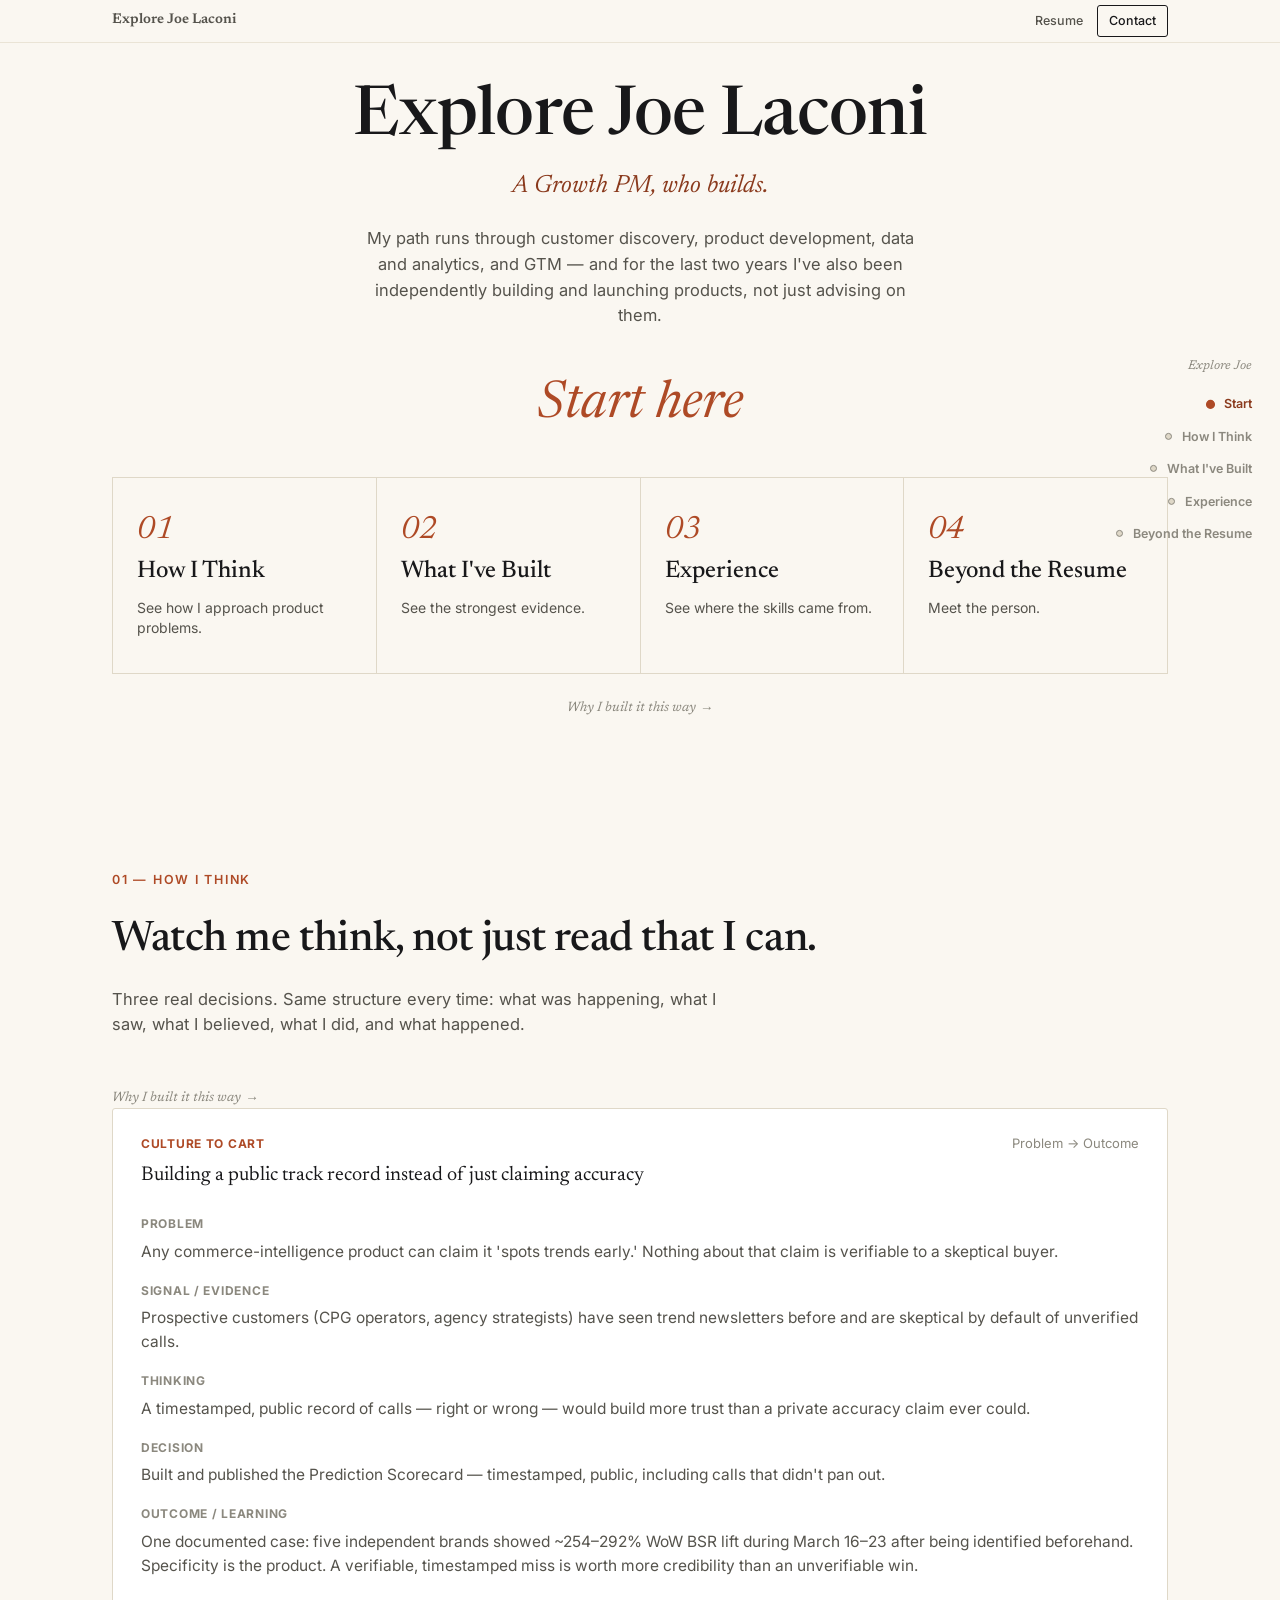
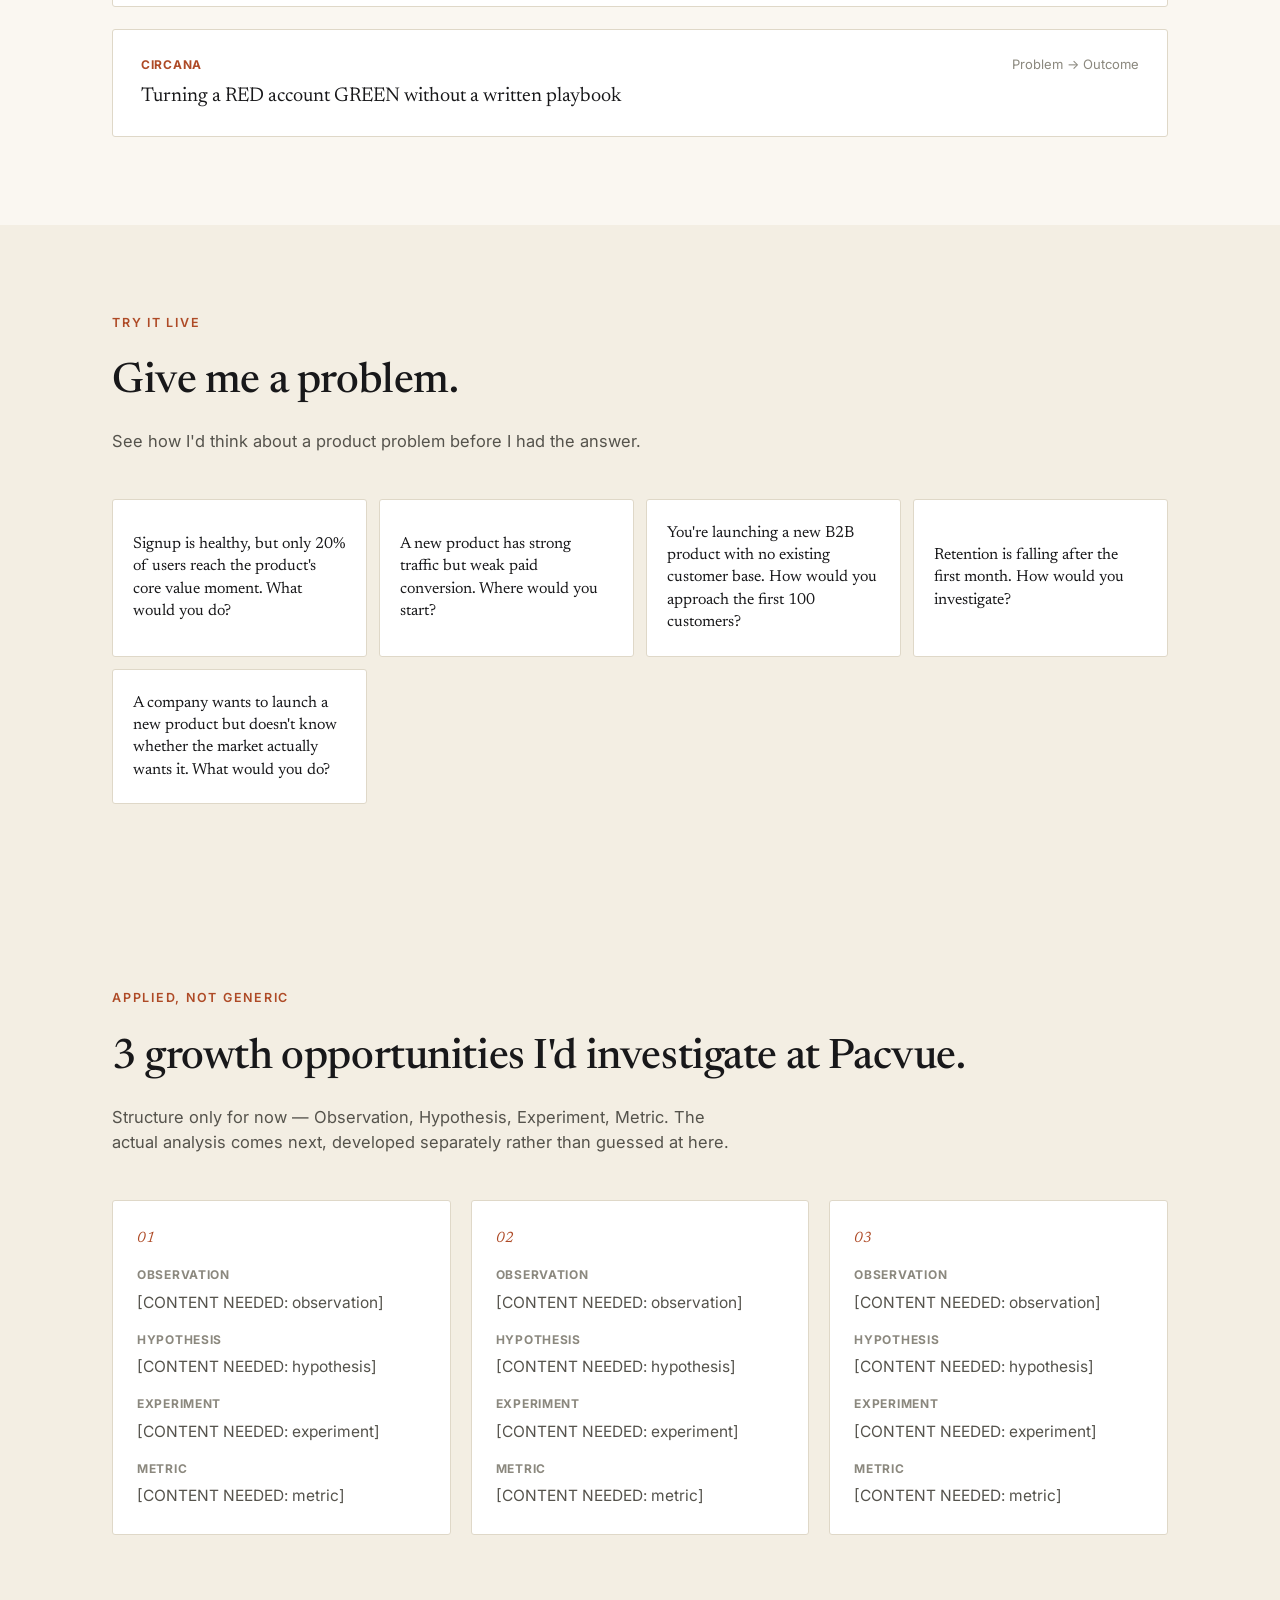
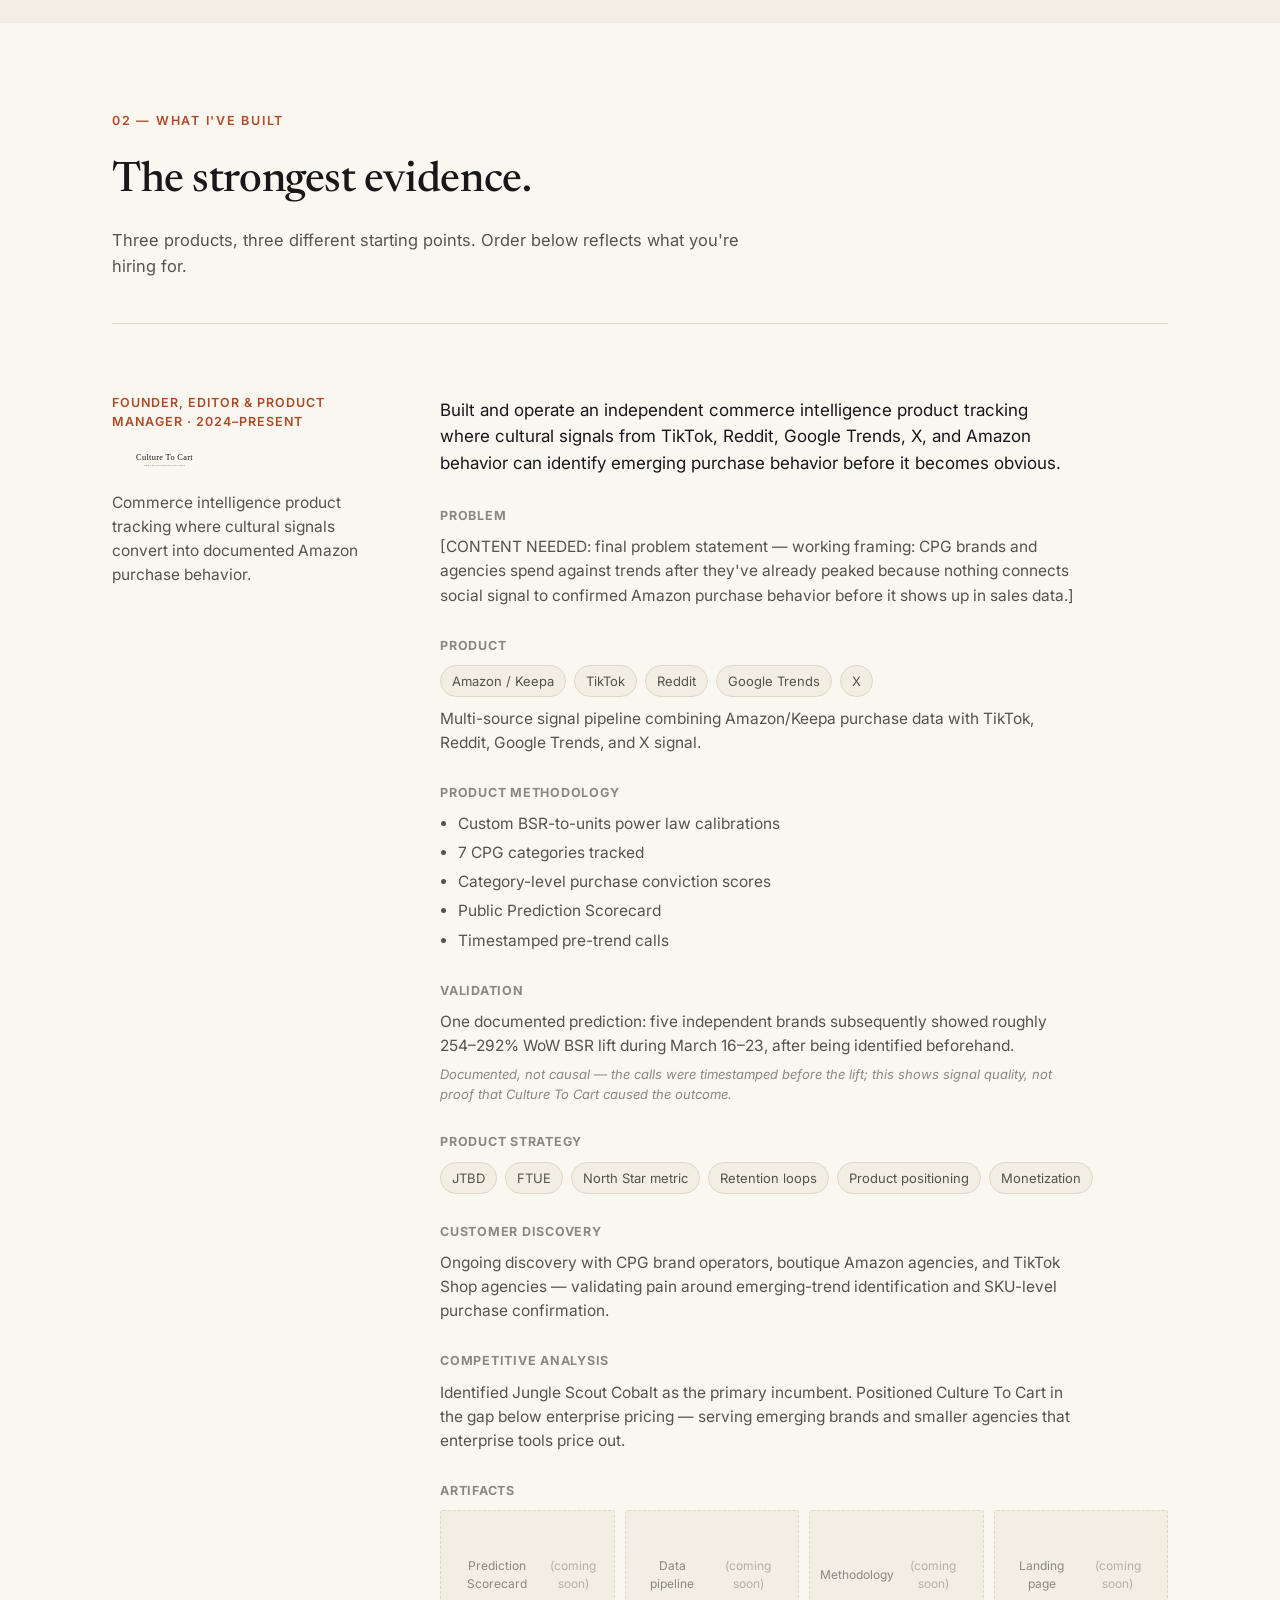
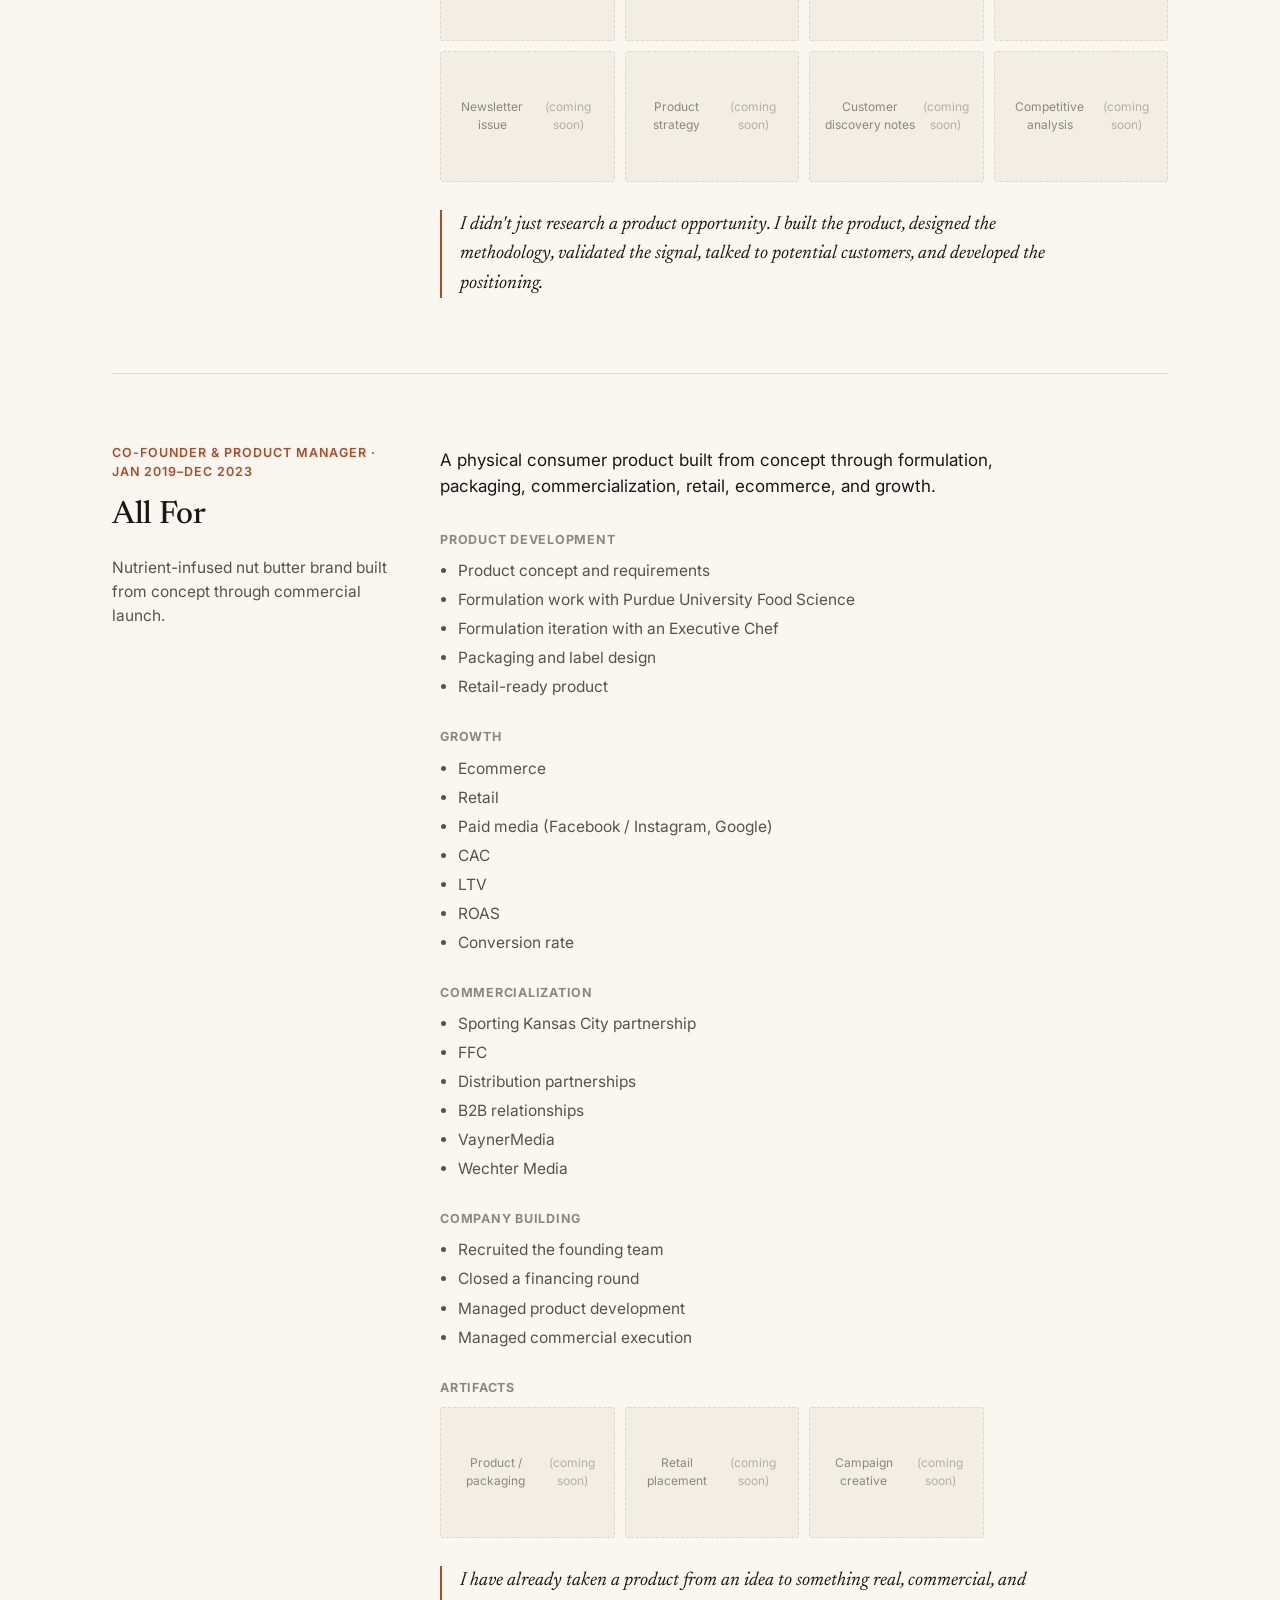
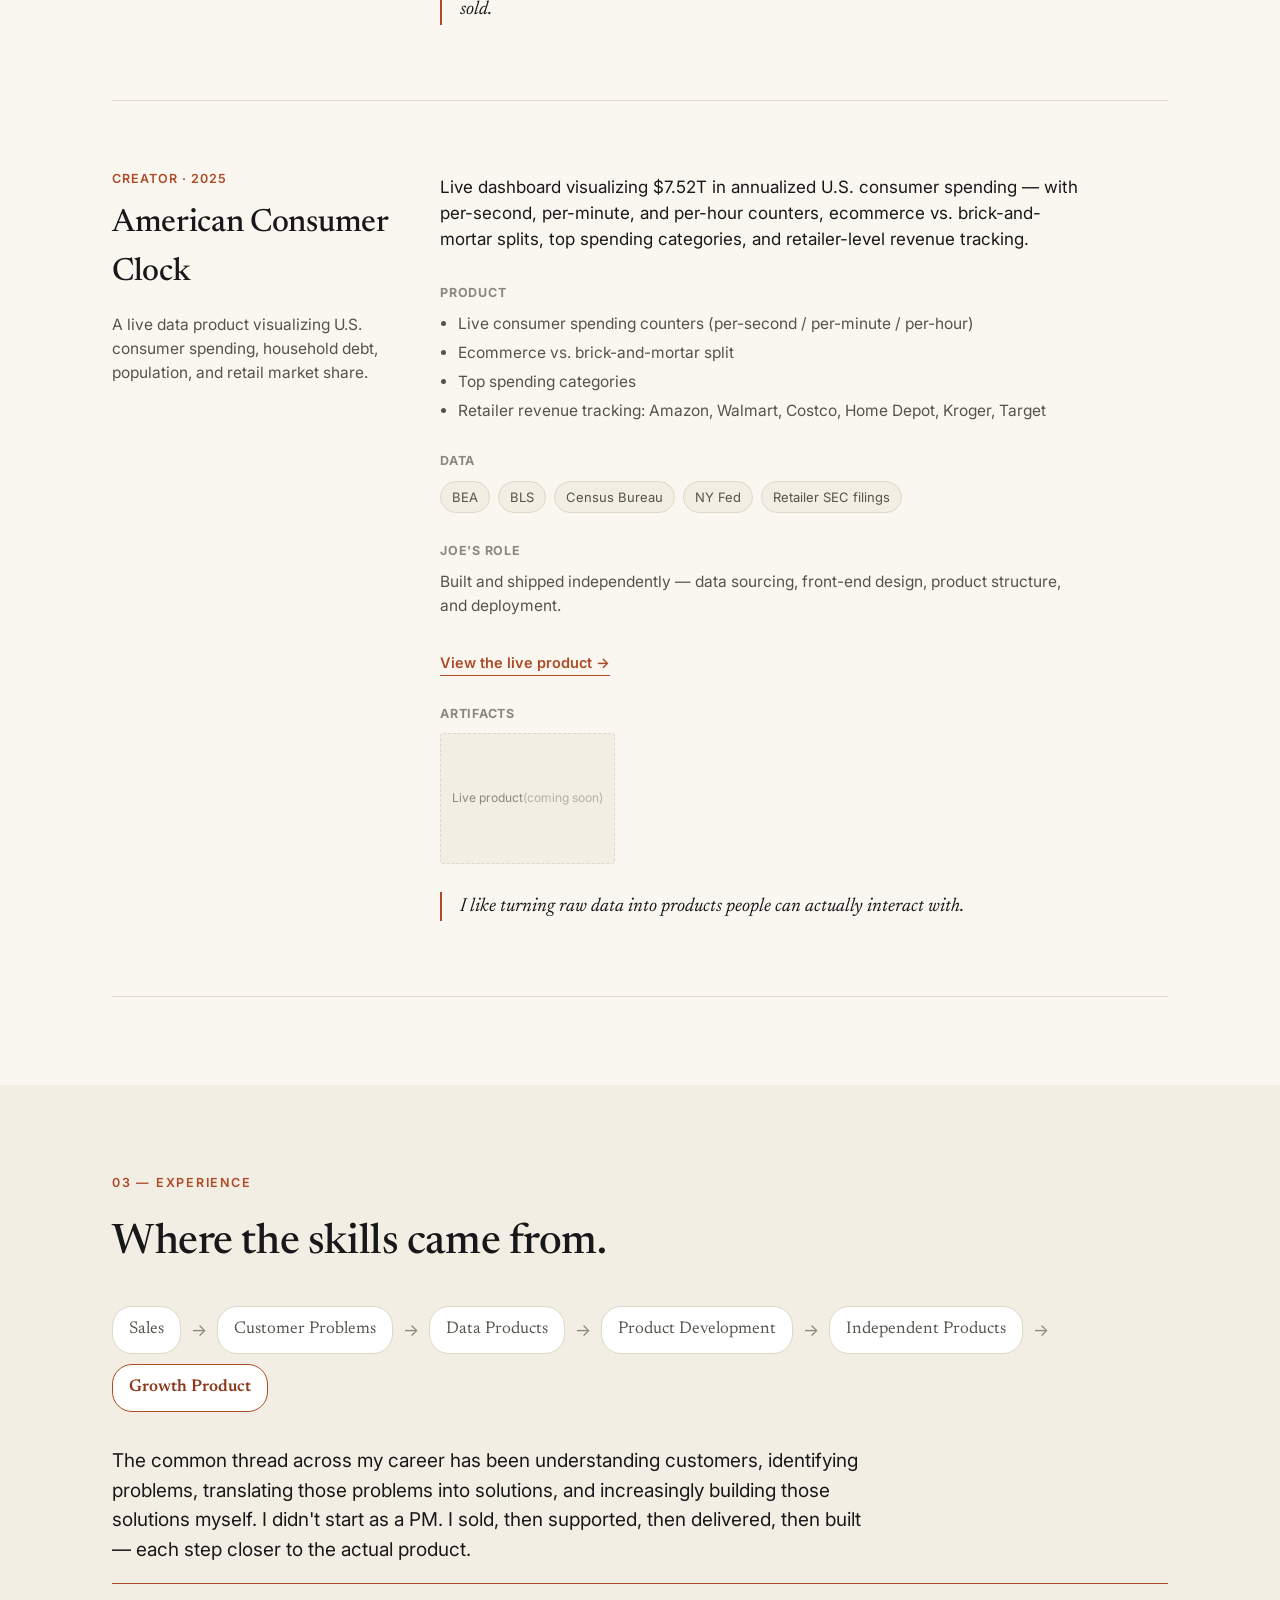
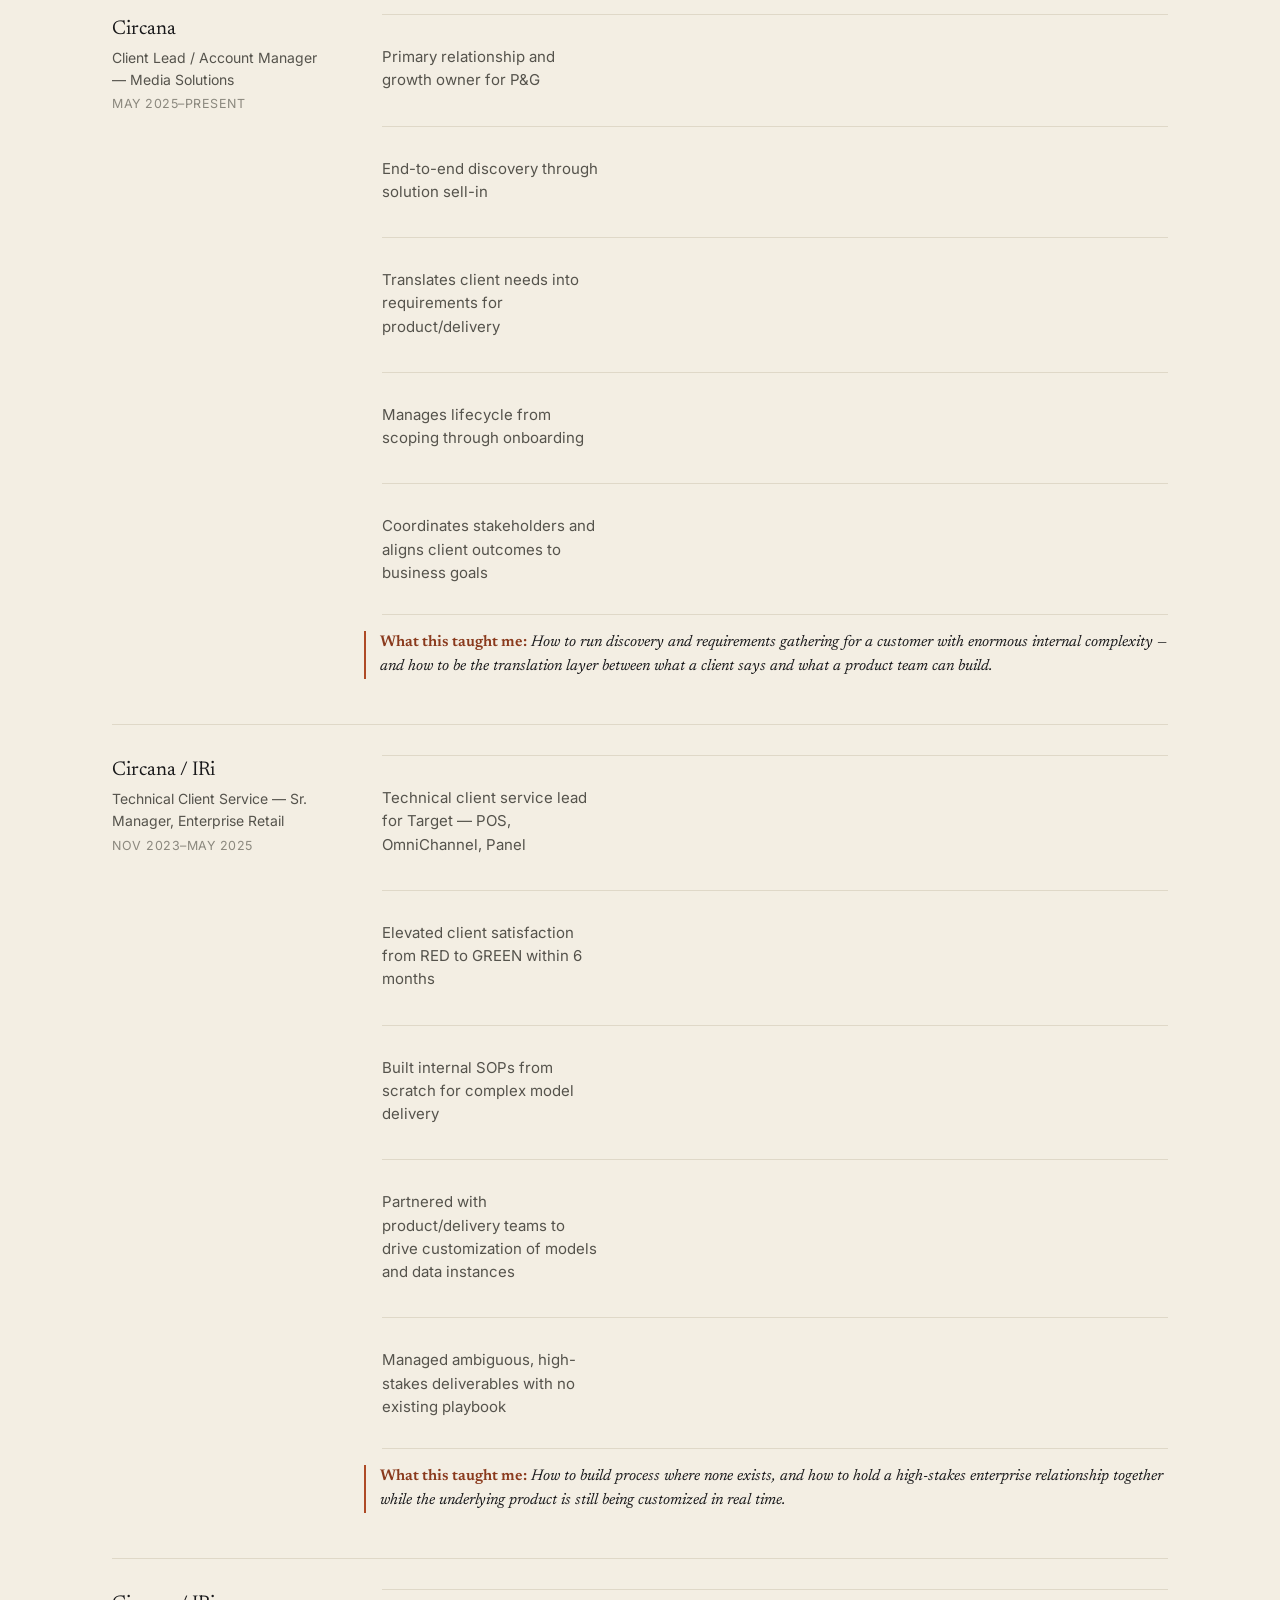
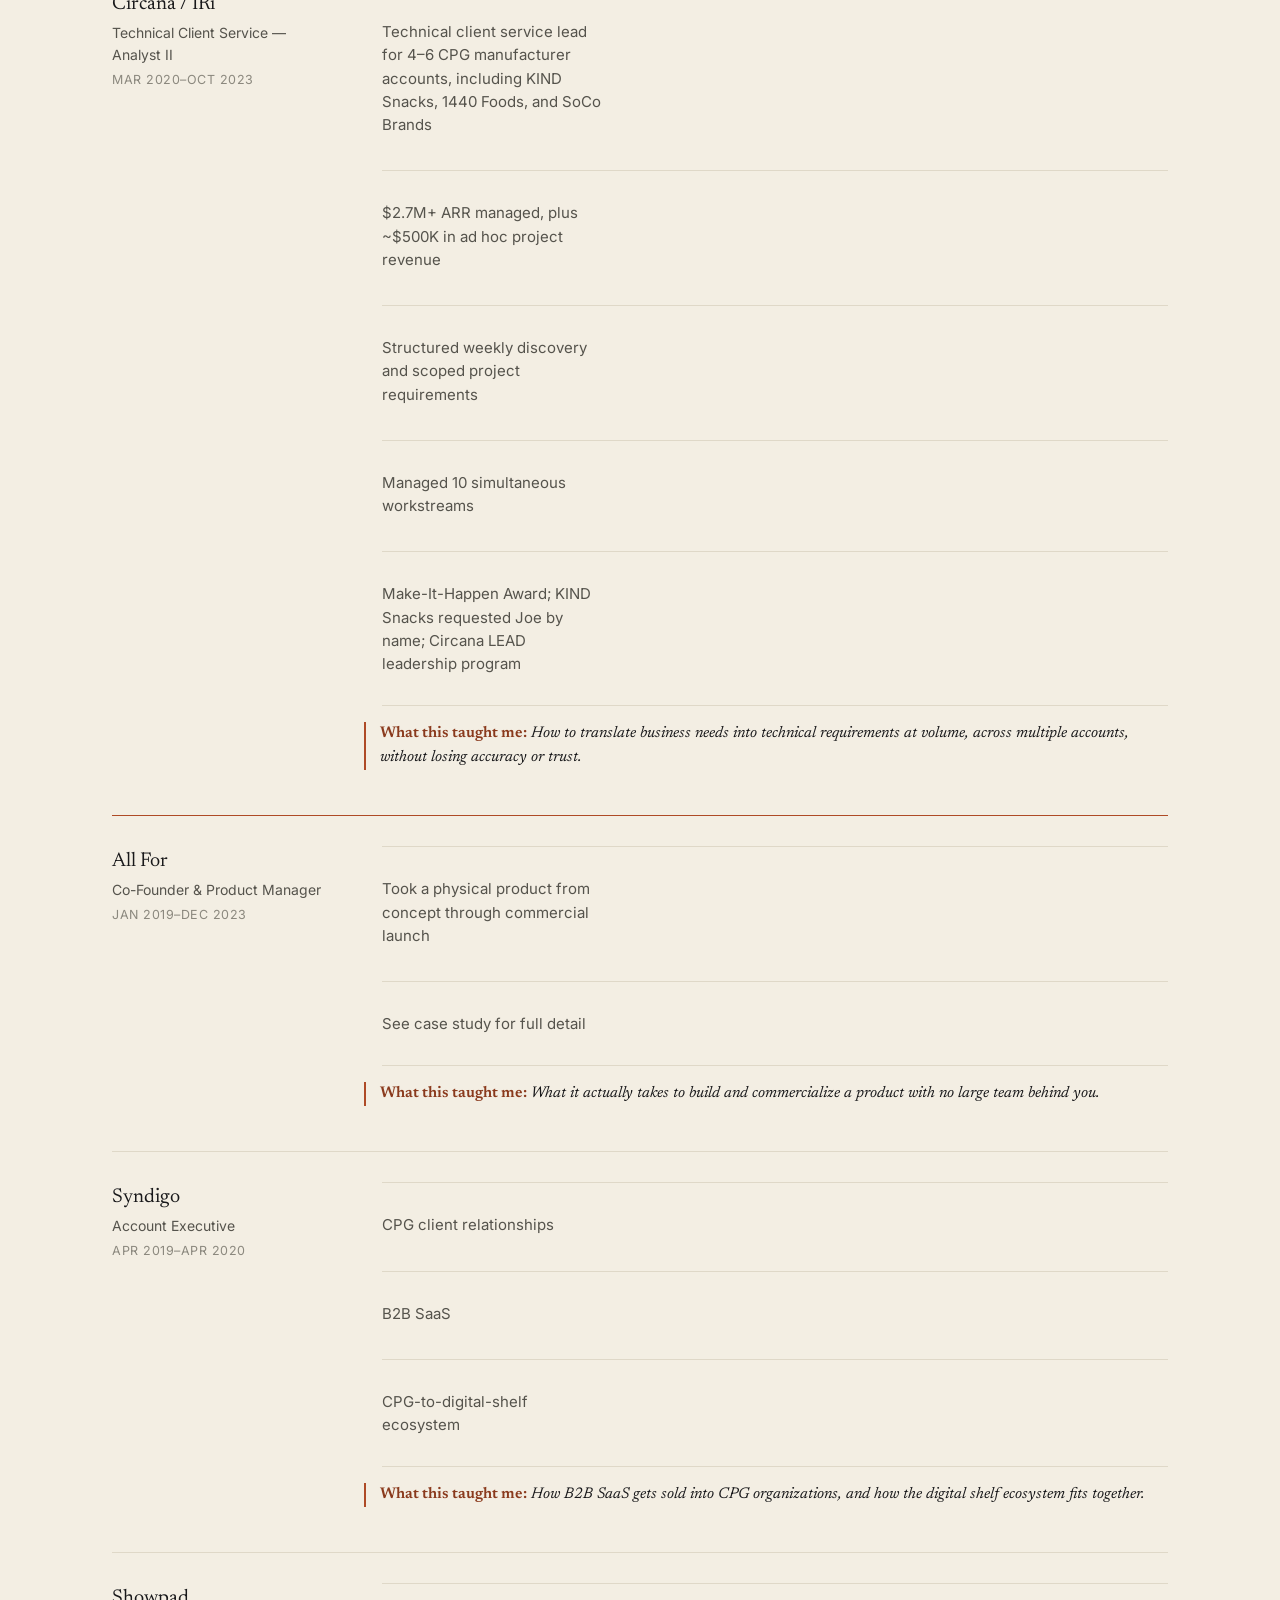
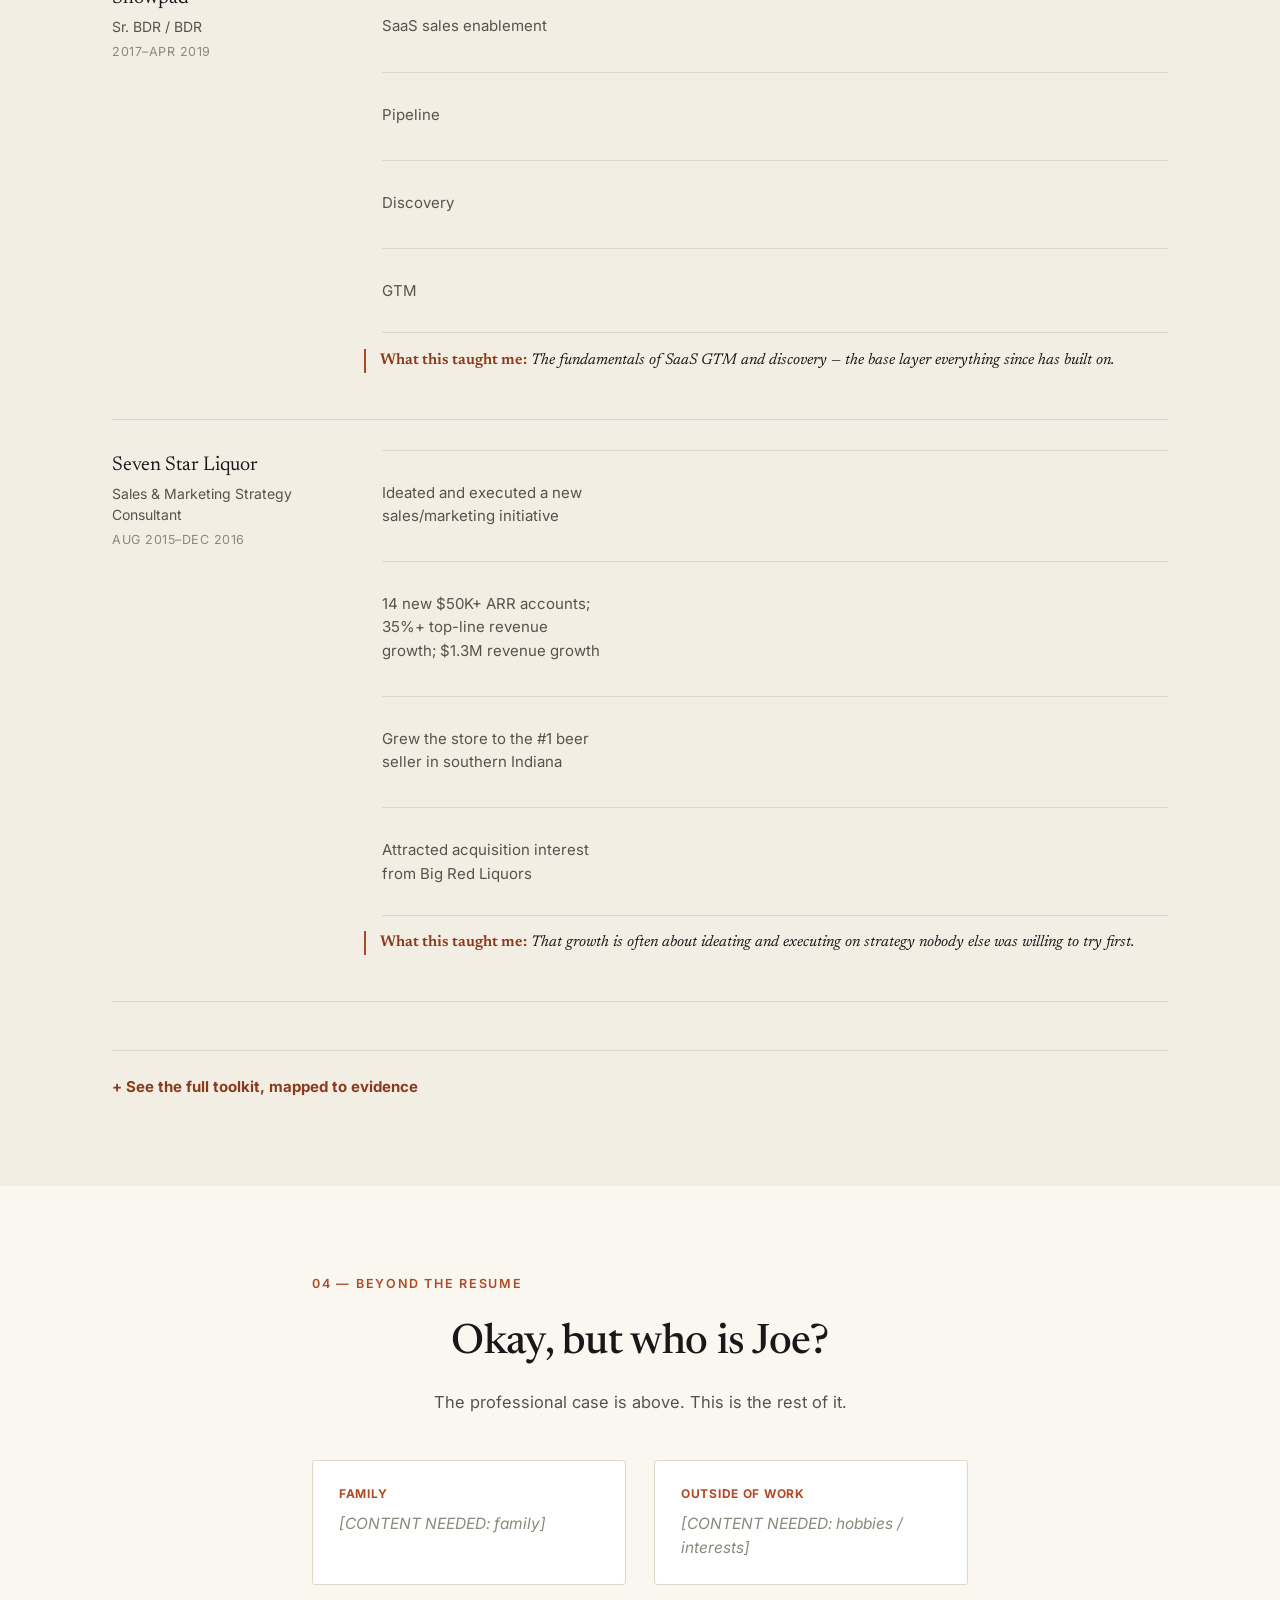
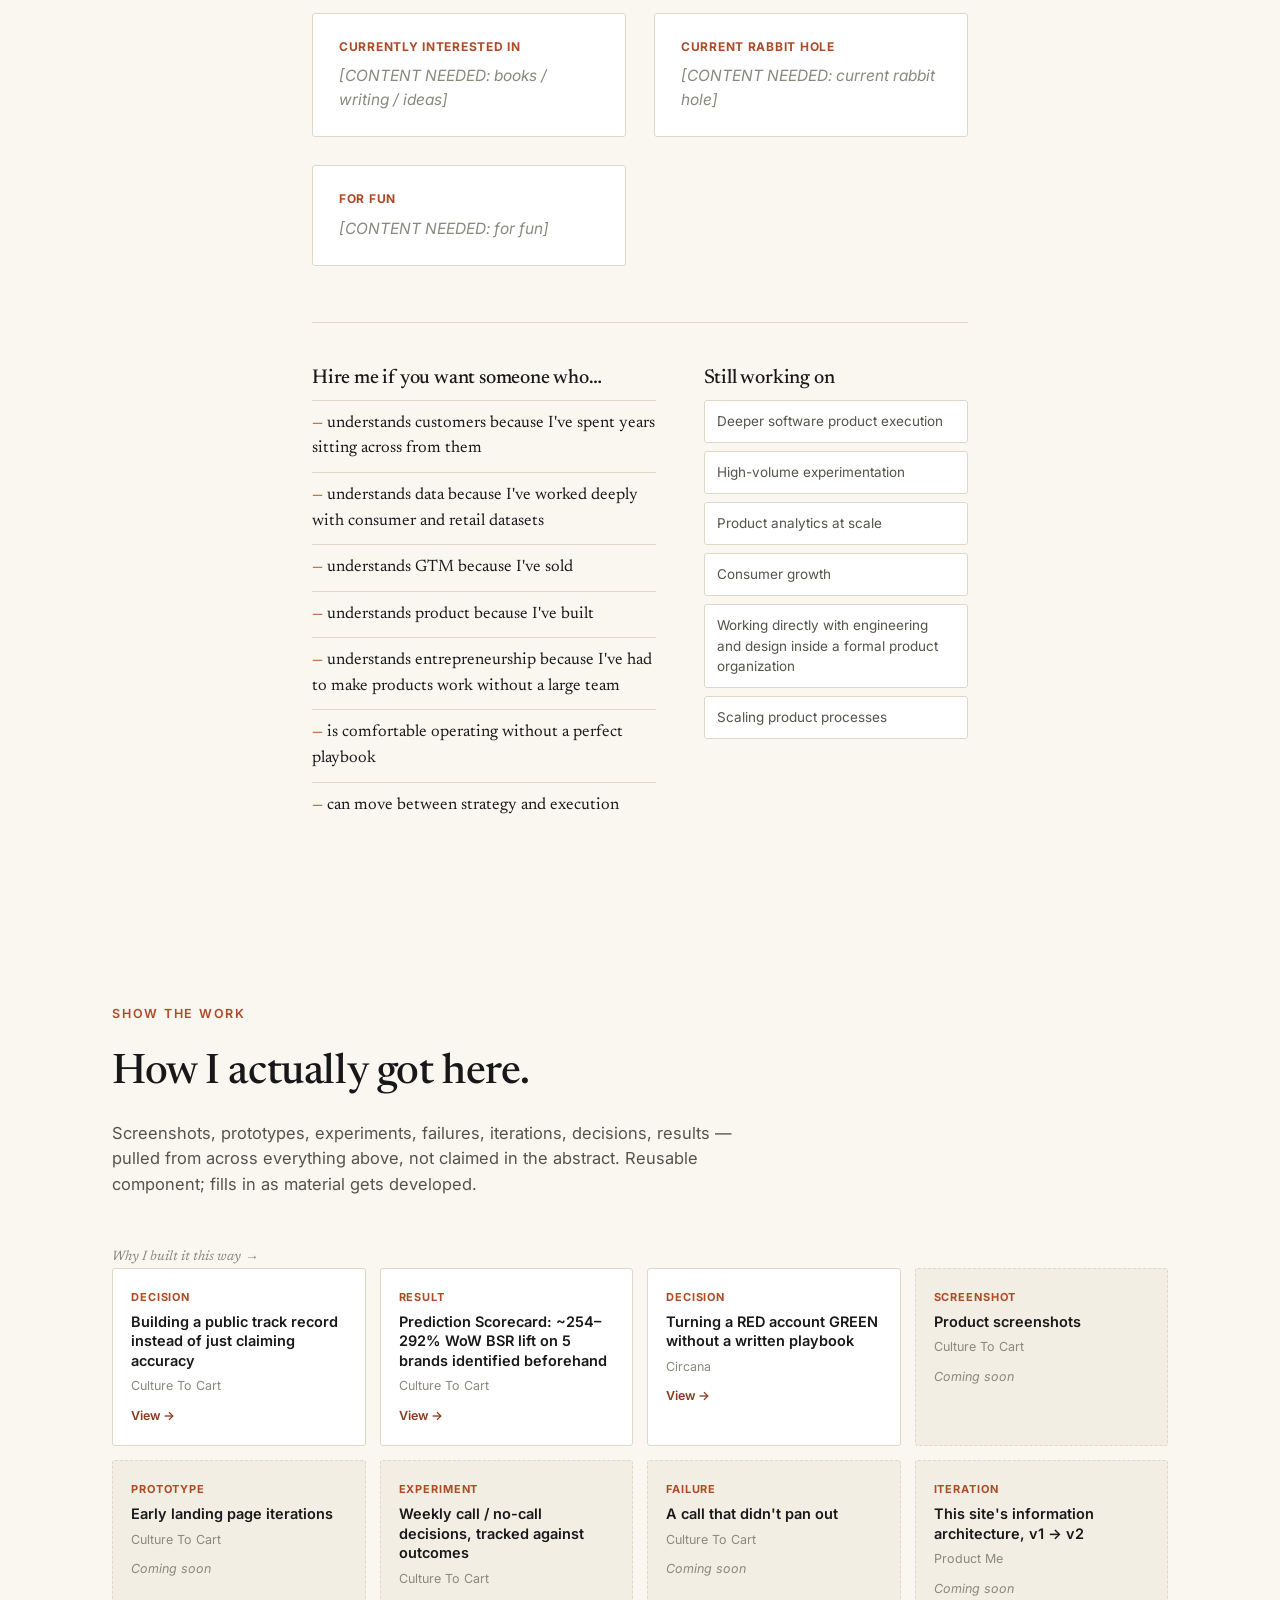
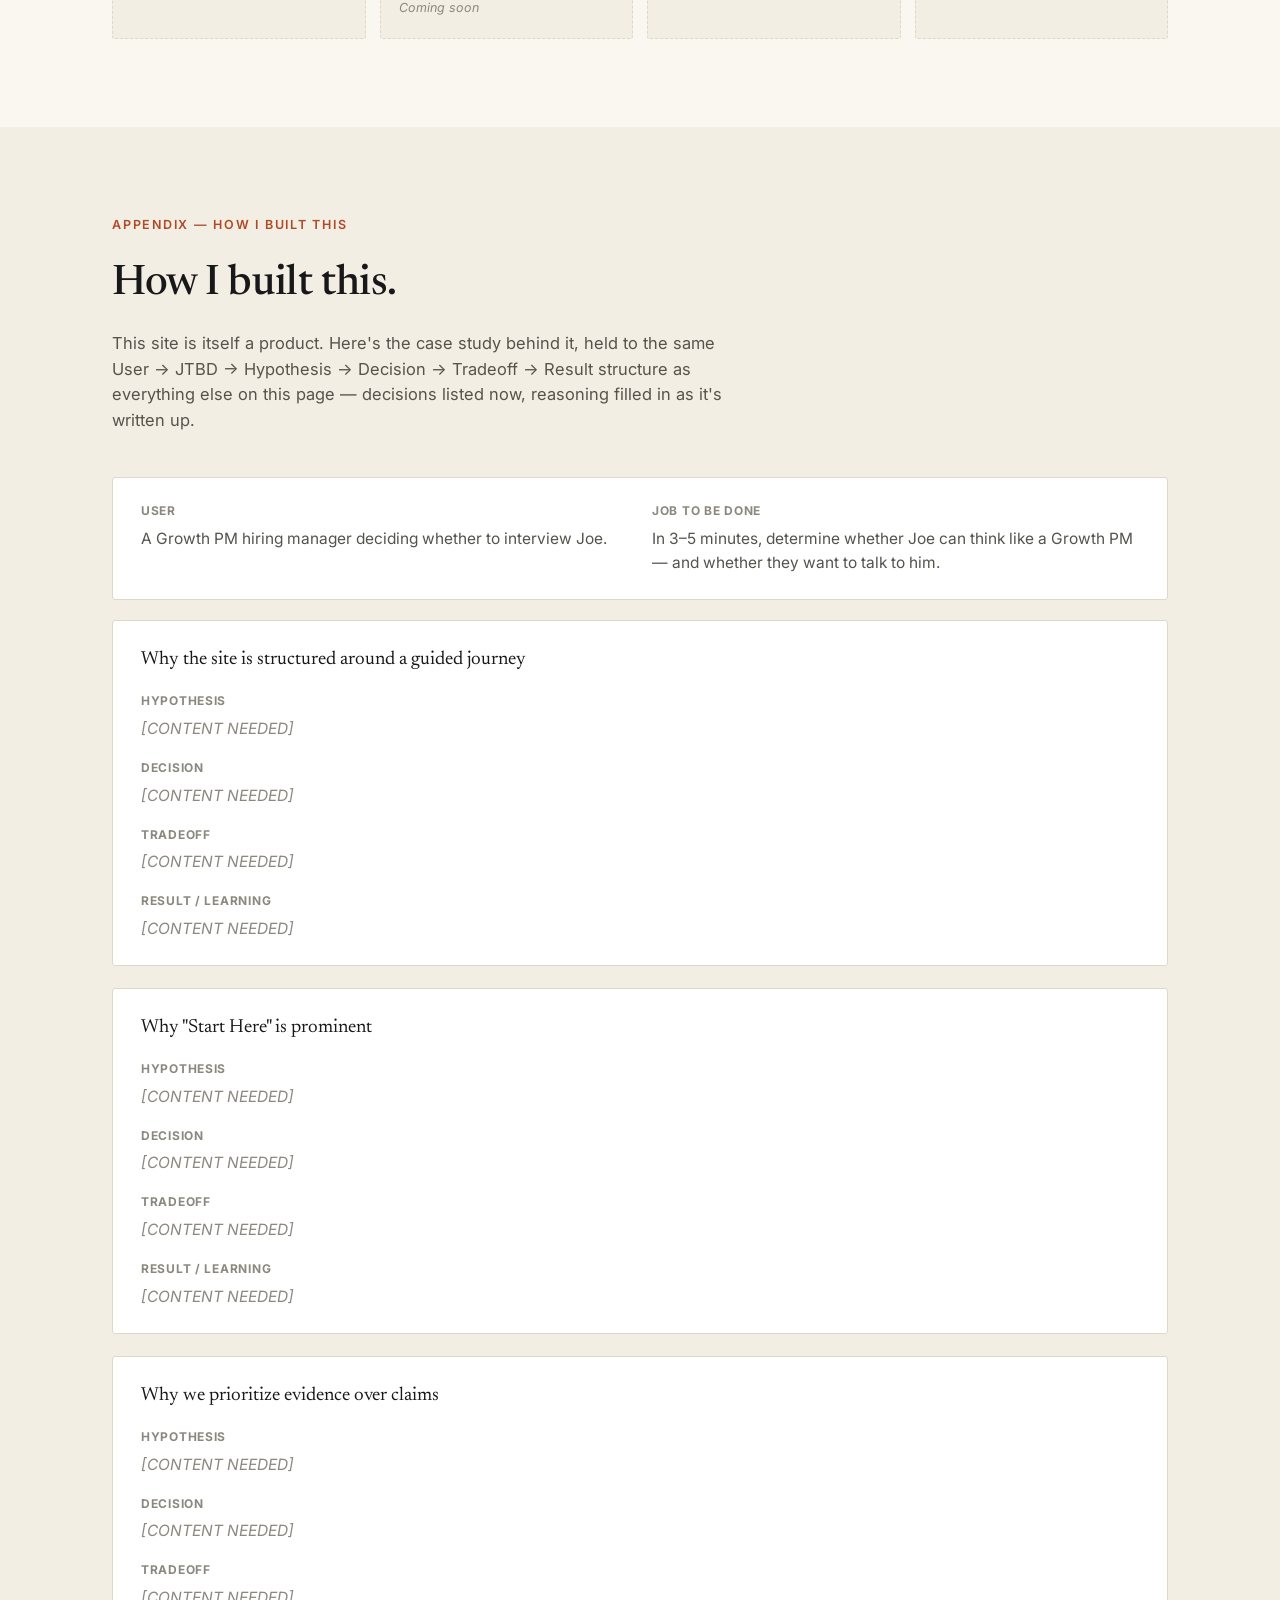
<file: index.html>
<!DOCTYPE html>
<html lang="en">
<head>
<!--
  Design principle behind this whole page (not shown in the UI):
  The hiring manager's job-to-be-done is to determine, in 3–5 minutes,
  whether Joe can think like a Growth PM and whether they want to talk
  to him. Every major section should serve that JTBD.
-->
<meta charset="UTF-8" />
<meta name="viewport" content="width=device-width, initial-scale=1.0" />
<title>Explore Joe Laconi — A Growth PM, who builds.</title>
<meta name="description" content="Joe Laconi — A Growth PM, who builds. Customer discovery, product development, data, GTM, and independently shipped products: Culture To Cart, All For, and American Consumer Clock." />
<meta name="robots" content="index, follow" />
<meta property="og:type" content="website" />
<meta property="og:title" content="Explore Joe Laconi — A Growth PM, who builds." />
<meta property="og:description" content="Customer discovery, product development, data, GTM, and independently shipped products." />
<link rel="icon" href="data:,">
<link rel="preconnect" href="https://fonts.googleapis.com">
<link rel="preconnect" href="https://fonts.gstatic.com" crossorigin>
<link href="https://fonts.googleapis.com/css2?family=Newsreader:ital,opsz,wght@0,6..72,400;0,6..72,500;0,6..72,600;1,6..72,400&family=Inter:wght@400;500;600;700&display=swap" rel="stylesheet">
<link rel="stylesheet" href="css/style.css" />
</head>
<body>

<a class="skip-link" href="#main">Skip to content</a>

<header class="site-header" id="site-header">
  <div class="wrap header-inner">
    <a class="brand" href="#top">Explore Joe Laconi</a>
    <nav class="util-nav" aria-label="Utility">
      <a href="#resume">Resume</a>
      <a href="#contact" class="nav-cta">Contact</a>
    </nav>
  </div>
</header>

<!-- ============ SIDE RAIL ============ -->
<nav class="side-rail" id="side-rail" aria-label="Page sections">
  <span class="rail-title">Explore Joe</span>
  <ul id="rail-list">
    <li><a href="#top" data-target="top"><span class="dot"></span><span class="rail-label">Start</span></a></li>
    <li><a href="#how-i-think" data-target="how-i-think"><span class="dot"></span><span class="rail-label">How I Think</span></a></li>
    <li><a href="#work" data-target="work"><span class="dot"></span><span class="rail-label">What I've Built</span></a></li>
    <li><a href="#experience" data-target="experience"><span class="dot"></span><span class="rail-label">Experience</span></a></li>
    <li><a href="#beyond" data-target="beyond"><span class="dot"></span><span class="rail-label">Beyond the Resume</span></a></li>
  </ul>
</nav>

<main id="main">

  <!-- ============ HERO ============ -->
  <section class="hero" id="top">
    <div class="wrap">
      <h1 class="hero-title">Explore Joe Laconi</h1>
      <p class="hero-subhead">A Growth PM, who builds.</p>
      <p class="hero-lede">
        My path runs through customer discovery, product development, data and analytics, and GTM —
        and for the last two years I've also been independently building and launching products,
        not just advising on them.
      </p>
    </div>
  </section>

  <!-- ============ START HERE (primary navigation) ============ -->
  <section class="start-here" id="start">
    <div class="wrap">
      <p class="start-here-label">Start here</p>
      <div class="start-grid" id="start-grid">
        <a href="#how-i-think" class="start-card" data-track="start_here" data-id="how-i-think">
          <span class="start-num">01</span>
          <span class="start-label">How I Think</span>
          <span class="start-desc">See how I approach product problems.</span>
        </a>
        <a href="#work" class="start-card" data-track="start_here" data-id="work">
          <span class="start-num">02</span>
          <span class="start-label">What I've Built</span>
          <span class="start-desc">See the strongest evidence.</span>
        </a>
        <a href="#experience" class="start-card" data-track="start_here" data-id="experience">
          <span class="start-num">03</span>
          <span class="start-label">Experience</span>
          <span class="start-desc">See where the skills came from.</span>
        </a>
        <a href="#beyond" class="start-card" data-track="start_here" data-id="beyond">
          <span class="start-num">04</span>
          <span class="start-label">Beyond the Resume</span>
          <span class="start-desc">Meet the person.</span>
        </a>
      </div>
      <div class="why-annotation-wrap centered">
        <button class="why-annotation" data-why="startHere" aria-expanded="false">Why I built it this way <span aria-hidden="true">→</span></button>
      </div>
    </div>
  </section>

  <!-- ============ HOW I THINK ============ -->
  <section class="section how-i-think" id="how-i-think">
    <div class="wrap">
      <p class="eyebrow">01 — How I Think</p>
      <h2 class="section-title">Watch me think, not just read that I can.</h2>
      <p class="section-sub">Three real decisions. Same structure every time: what was happening, what I saw, what I believed, what I did, and what happened.</p>
      <div class="why-annotation-wrap">
        <button class="why-annotation" data-why="howIThink" aria-expanded="false">Why I built it this way <span aria-hidden="true">→</span></button>
      </div>
      <div class="decisions" id="decisions"></div>
    </div>
  </section>

  <!-- ============ GIVE ME A PROBLEM ============ -->
  <section class="section alt problem-section" id="give-me-a-problem">
    <div class="wrap">
      <p class="eyebrow">Try it live</p>
      <h2 class="section-title">Give me a problem.</h2>
      <p class="section-sub">See how I'd think about a product problem before I had the answer.</p>
      <div class="scenario-grid" id="scenario-grid" role="group" aria-label="Choose a scenario"></div>
      <div class="scenario-output" id="scenario-output" hidden></div>
    </div>
  </section>

  <!-- ============ COMPANY-SPECIFIC TEARDOWN ============ -->
  <section class="section alt opportunities-section" id="opportunities" hidden>
    <div class="wrap">
      <p class="eyebrow">Applied, not generic</p>
      <h2 class="section-title" id="opportunities-title">Growth opportunities I'd investigate.</h2>
      <p class="section-sub">Structure only for now — Observation, Hypothesis, Experiment, Metric. The actual analysis comes next, developed separately rather than guessed at here.</p>
      <div class="opportunities-grid" id="opportunities-grid"></div>
    </div>
  </section>

  <!-- ============ WHAT I'VE BUILT ============ -->
  <section class="section" id="work">
    <div class="wrap">
      <p class="eyebrow">02 — What I've Built</p>
      <h2 class="section-title">The strongest evidence.</h2>
      <p class="section-sub">Three products, three different starting points. Order below reflects what you're hiring for.</p>
      <div class="case-studies" id="case-studies"></div>
    </div>
  </section>

  <!-- ============ EXPERIENCE ============ -->
  <section class="section alt" id="experience">
    <div class="wrap">
      <p class="eyebrow">03 — Experience</p>
      <h2 class="section-title">Where the skills came from.</h2>
      <div class="progression" id="career-progression" aria-label="Career progression"></div>
      <p class="section-body large" id="why-product-body"></p>
      <ol class="timeline" id="timeline"></ol>
      <details class="toolkit-disclosure">
        <summary>See the full toolkit, mapped to evidence</summary>
        <div class="toolkit-lifecycle" id="toolkit-lifecycle"></div>
      </details>
    </div>
  </section>

  <!-- ============ BEYOND THE RESUME ============ -->
  <section class="section beyond-resume" id="beyond">
    <div class="wrap wrap-narrow">
      <p class="eyebrow">04 — Beyond the Resume</p>
      <h2 class="section-title" id="beyond-headline">Okay, but who is Joe?</h2>
      <p class="section-sub" id="beyond-intro"></p>
      <div class="personal-grid" id="personal-grid"></div>

      <div class="closing-lists">
        <div class="closing-col">
          <h3 class="closing-heading">Hire me if you want someone who&hellip;</h3>
          <ul class="hire-list" id="hire-list"></ul>
        </div>
        <div class="closing-col">
          <h3 class="closing-heading">Still working on</h3>
          <ul class="learning-list" id="learning-list"></ul>
        </div>
      </div>
    </div>
  </section>

  <!-- ============ SHOW YOUR WORK ============ -->
  <section class="section evidence-section" id="show-work">
    <div class="wrap">
      <p class="eyebrow">Show the work</p>
      <h2 class="section-title">How I actually got here.</h2>
      <p class="section-sub">Screenshots, prototypes, experiments, failures, iterations, decisions, results — pulled from across everything above, not claimed in the abstract. Reusable component; fills in as material gets developed.</p>
      <div class="why-annotation-wrap">
        <button class="why-annotation" data-why="showWork" aria-expanded="false">Why I built it this way <span aria-hidden="true">→</span></button>
      </div>
      <div class="evidence-grid" id="evidence-grid"></div>
    </div>
  </section>

  <!-- ============ HOW I BUILT THIS (appendix) ============ -->
  <section class="section alt why-built-section" id="why-built">
    <div class="wrap">
      <p class="eyebrow">Appendix — how I built this</p>
      <h2 class="section-title" id="why-built-headline">How I built this.</h2>
      <p class="section-sub" id="why-built-intro"></p>
      <div class="built-context" id="built-context"></div>
      <div class="decisions" id="built-decisions"></div>
    </div>
  </section>

  <!-- ============ RESUME ============ -->
  <section class="section resume-section" id="resume">
    <div class="wrap">
      <p class="eyebrow">Prefer it as a resume?</p>
      <h2 class="section-title">Resume.</h2>
      <p class="section-sub">Same underlying experience, reordered by focus. Or skip straight to the PDF.</p>
      <div class="resume-modes" id="resume-modes" role="group" aria-label="Choose a resume view"></div>
      <ol class="timeline resume-timeline" id="resume-timeline"></ol>
      <div class="resume-download">
        <a href="#" class="btn btn-ghost" id="resume-pdf-link">Download PDF resume</a>
      </div>
    </div>
  </section>

  <!-- ============ CONTACT ============ -->
  <section class="section alt contact" id="contact">
    <div class="wrap wrap-narrow">
      <h2 class="section-title">Let's talk.</h2>
      <p class="section-body large" id="looking-body"></p>
      <p class="section-body" id="looking-interests"></p>
      <div class="contact-actions">
        <a href="#" id="contact-email" class="btn btn-primary">Email Joe</a>
        <a href="#" id="contact-linkedin" class="btn btn-ghost" target="_blank" rel="noopener">LinkedIn</a>
        <a href="#resume" class="btn btn-ghost">Resume</a>
      </div>
    </div>
  </section>

</main>

<footer class="site-footer">
  <div class="wrap footer-inner">
    <p>Joe Laconi — built, not templated.</p>
    <p class="footer-meta" id="footer-role"></p>
  </div>
</footer>

<script type="module" src="js/main.js"></script>
</body>
</html>
</file>
<file: css/style.css>
/* ==========================================================
   PRODUCT ME — Editorial + Product + Intelligence
   ========================================================== */

:root {
  --paper: #FAF7F1;
  --paper-alt: #F3EEE3;
  --ink: #18181A;
  --ink-soft: #55534C;
  --ink-faint: #8B887E;
  --rule: #DFD8C8;
  --rule-soft: #EAE4D6;
  --accent: #AE4A26;
  --accent-ink: #8A3A1D;
  --accent-soft: #F1E1D3;
  --white: #FFFFFF;
  --serif: "Newsreader", Georgia, "Times New Roman", serif;
  --sans: "Inter", -apple-system, BlinkMacSystemFont, "Segoe UI", sans-serif;
  --max: 1120px;
  --max-narrow: 720px;
  --radius: 3px;
}

* { box-sizing: border-box; }
html { scroll-behavior: smooth; }

body {
  margin: 0;
  background: var(--paper);
  color: var(--ink);
  font-family: var(--sans);
  font-size: 17px;
  line-height: 1.55;
  -webkit-font-smoothing: antialiased;
}

img { max-width: 100%; display: block; }

.wrap {
  max-width: var(--max);
  margin: 0 auto;
  padding: 0 32px;
}
.wrap-narrow { max-width: var(--max-narrow); }

a { color: inherit; text-decoration: none; }

.skip-link {
  position: absolute;
  left: -9999px;
  top: 0;
  background: var(--ink);
  color: var(--paper);
  padding: 10px 16px;
  z-index: 200;
}
.skip-link:focus { left: 16px; top: 16px; }

h1, h2, h3, h4 {
  font-family: var(--serif);
  font-weight: 500;
  margin: 0;
  color: var(--ink);
  letter-spacing: -0.01em;
}

.eyebrow {
  font-family: var(--sans);
  font-size: 12.5px;
  font-weight: 600;
  letter-spacing: 0.14em;
  text-transform: uppercase;
  color: var(--accent);
  margin: 0 0 18px;
}

/* ---------- header / nav ---------- */
.site-header {
  position: sticky;
  top: 0;
  z-index: 100;
  background: rgba(250, 247, 241, 0.92);
  backdrop-filter: saturate(1.1) blur(6px);
  border-bottom: 1px solid var(--rule-soft);
}
.header-inner {
  display: flex;
  align-items: center;
  justify-content: space-between;
  height: 42px;
}
.brand {
  font-family: var(--serif);
  font-size: 14px;
  font-weight: 600;
  color: var(--ink-soft);
}
.util-nav {
  display: flex;
  gap: 14px;
  align-items: center;
}
.util-nav a {
  font-size: 12.5px;
  color: var(--ink-soft);
  font-weight: 500;
}
.util-nav a:hover { color: var(--accent); }
.nav-cta {
  border: 1px solid var(--ink);
  padding: 5px 11px;
  border-radius: var(--radius);
  color: var(--ink) !important;
}
.nav-cta:hover { background: var(--ink); color: var(--paper) !important; }

/* ---------- side rail ---------- */
.side-rail {
  position: fixed;
  right: 28px;
  top: 50%;
  transform: translateY(-50%);
  z-index: 90;
  display: flex;
  flex-direction: column;
  align-items: flex-end;
  gap: 14px;
}
.rail-title {
  font-family: var(--serif);
  font-style: italic;
  font-size: 12.5px;
  color: var(--ink-faint);
  margin-bottom: 4px;
}
.side-rail ul {
  list-style: none;
  margin: 0;
  padding: 0;
  display: flex;
  flex-direction: column;
  gap: 13px;
  align-items: flex-end;
}
.side-rail a {
  display: flex;
  align-items: center;
  gap: 10px;
  font-size: 12.5px;
  font-weight: 600;
  color: var(--ink-faint);
  transition: color 0.15s ease;
}
.side-rail a:hover { color: var(--accent-ink); }
.side-rail .dot {
  width: 7px;
  height: 7px;
  border-radius: 50%;
  background: var(--rule);
  border: 1px solid var(--ink-faint);
  transition: background 0.15s ease, border-color 0.15s ease, transform 0.15s ease;
  flex-shrink: 0;
}
.side-rail a.active { color: var(--accent-ink); }
.side-rail a.active .dot {
  background: var(--accent);
  border-color: var(--accent);
  transform: scale(1.3);
}

/* ---------- buttons ---------- */
.btn {
  display: inline-block;
  font-family: var(--sans);
  font-size: 14.5px;
  font-weight: 600;
  padding: 13px 22px;
  border-radius: var(--radius);
  border: 1px solid transparent;
  cursor: pointer;
  transition: transform 0.12s ease, background 0.15s ease, border-color 0.15s ease;
}
.btn-primary {
  background: var(--ink);
  color: var(--paper);
}
.btn-primary:hover { background: var(--accent-ink); }
.btn-ghost {
  border-color: var(--ink);
  color: var(--ink);
}
.btn-ghost:hover { border-color: var(--accent); color: var(--accent); }

/* ---------- hero ---------- */
.hero {
  padding: 40px 0 28px;
  text-align: center;
}
.hero .wrap { display: flex; flex-direction: column; align-items: center; }
.hero-title {
  font-size: clamp(38px, 6vw, 68px);
  line-height: 1.04;
  margin-bottom: 14px;
}
.hero-subhead {
  font-family: var(--serif);
  font-style: italic;
  font-size: clamp(19px, 2.4vw, 25px);
  color: var(--accent-ink);
  margin: 0 0 20px;
}
.hero-role {
  font-family: var(--serif);
  font-style: italic;
  font-size: clamp(20px, 2.6vw, 27px);
  color: var(--accent-ink);
  margin: 0 0 28px;
  max-width: 620px;
}
.hero-lede {
  font-size: 16.5px;
  color: var(--ink-soft);
  max-width: 560px;
  margin: 0 0 8px;
}
.hero-detail {
  font-size: 16px;
  color: var(--ink-soft);
  max-width: 640px;
  margin: 0 0 40px;
}
.hero-actions { display: flex; gap: 14px; flex-wrap: wrap; }

/* ---------- proof strip ---------- */
.proof-strip {
  padding: 30px 0;
  border-bottom: 1px solid var(--rule-soft);
  background: var(--paper-alt);
}
.proof-list {
  list-style: none;
  margin: 0;
  padding: 0;
  display: grid;
  grid-template-columns: repeat(4, 1fr);
  gap: 28px;
}
.proof-list li {
  font-size: 14.5px;
  color: var(--ink-soft);
  line-height: 1.5;
  border-left: 2px solid var(--accent);
  padding-left: 14px;
}

/* ---------- section basics ---------- */
.section { padding: 88px 0; }
.section.alt { background: var(--paper-alt); }
.section-title { font-size: clamp(30px, 4vw, 42px); margin-bottom: 14px; }
.section-sub { color: var(--ink-soft); font-size: 16.5px; max-width: 640px; margin: 0 0 44px; }
.section-body { color: var(--ink-soft); font-size: 16.5px; }
.section-body.large { font-size: 19px; color: var(--ink); max-width: 760px; }

/* ---------- start here (the primary navigation) ---------- */
.start-here {
  padding: 0 0 64px;
}
.start-here-label {
  font-family: var(--serif);
  font-style: italic;
  font-size: clamp(34px, 5.5vw, 52px);
  color: var(--accent);
  text-align: center;
  margin: 0 0 32px;
}
.start-grid {
  display: grid;
  grid-template-columns: repeat(4, 1fr);
  gap: 1px;
  background: var(--rule);
  border: 1px solid var(--rule);
}
.start-card {
  background: var(--paper);
  padding: 36px 24px;
  display: flex;
  flex-direction: column;
  gap: 12px;
  transition: background 0.15s ease, transform 0.15s ease;
}
.start-card:hover { background: var(--accent-soft); transform: translateY(-2px); }
.start-num {
  font-family: var(--serif);
  font-style: italic;
  font-size: 32px;
  color: var(--accent);
  line-height: 1;
}
.start-label {
  font-family: var(--serif);
  font-weight: 500;
  font-size: 24px;
  color: var(--ink);
  line-height: 1.15;
}
.start-desc {
  font-size: 14px;
  color: var(--ink-soft);
  line-height: 1.4;
}

/* ---------- why product / progression ---------- */
.progression {
  display: flex;
  flex-wrap: wrap;
  align-items: center;
  gap: 10px;
  margin: 30px 0 34px;
}
.progression .step {
  font-family: var(--serif);
  font-size: 17px;
  padding: 10px 16px;
  border: 1px solid var(--rule);
  border-radius: 20px;
  background: var(--white);
  color: var(--ink-soft);
}
.progression .step:last-child {
  border-color: var(--accent);
  color: var(--accent-ink);
  font-weight: 600;
}
.progression .arrow { color: var(--ink-faint); }

/* ---------- case studies ---------- */
.case-studies { display: flex; flex-direction: column; gap: 0; }
.case-study {
  padding: 56px 0;
  border-top: 1px solid var(--rule);
  display: grid;
  grid-template-columns: 280px 1fr;
  gap: 48px;
  transition: order 0.3s ease;
}
.case-study:last-child { border-bottom: 1px solid var(--rule); }
.cs-head { position: sticky; top: 90px; align-self: start; }
.cs-kicker { font-size: 12.5px; font-weight: 600; letter-spacing: 0.08em; text-transform: uppercase; color: var(--accent); margin-bottom: 10px; }
.cs-title { font-size: 32px; margin-bottom: 10px; }
.cs-title img.logo-mark { height: 34px; width: auto; margin-bottom: 6px; }
.cs-subtitle { color: var(--ink-soft); font-size: 15.5px; }
.cs-body { color: var(--ink); font-size: 17px; margin-bottom: 30px; max-width: 640px; }
.cs-block { margin-bottom: 28px; }
.cs-block h4 { font-family: var(--sans); font-size: 12.5px; font-weight: 700; letter-spacing: 0.06em; text-transform: uppercase; color: var(--ink-faint); margin-bottom: 10px; }
.cs-block p { margin: 0; color: var(--ink-soft); font-size: 15.5px; max-width: 640px; }
.cs-block ul { margin: 0; padding-left: 18px; color: var(--ink-soft); font-size: 15.5px; }
.cs-block li { margin-bottom: 5px; }
.cs-block .caveat { font-size: 13px; color: var(--ink-faint); font-style: italic; margin-top: 6px; }
.cs-chip-row { display: flex; flex-wrap: wrap; gap: 8px; }
.cs-chip { font-size: 13px; padding: 5px 11px; border-radius: 20px; background: var(--paper-alt); border: 1px solid var(--rule); color: var(--ink-soft); }
.cs-artifacts { display: grid; grid-template-columns: repeat(auto-fill, minmax(140px, 1fr)); gap: 10px; margin-top: 8px; }
.cs-artifact-slot {
  aspect-ratio: 4 / 3;
  border: 1px dashed var(--rule);
  border-radius: var(--radius);
  display: flex;
  align-items: center;
  justify-content: center;
  text-align: center;
  font-size: 12px;
  color: var(--ink-faint);
  padding: 10px;
  background: var(--paper-alt);
}
.cs-live-link { display: inline-block; margin-top: 6px; font-weight: 600; color: var(--accent); border-bottom: 1px solid var(--accent); font-size: 14.5px; }
.cs-takeaway {
  font-family: var(--serif);
  font-style: italic;
  font-size: 19px;
  color: var(--ink);
  border-left: 2px solid var(--accent);
  padding-left: 18px;
  max-width: 620px;
  margin-top: 10px;
}

/* ---------- how i think / decisions ---------- */
.decisions { display: flex; flex-direction: column; gap: 22px; }
.decision {
  background: var(--white);
  border: 1px solid var(--rule);
  border-radius: var(--radius);
  overflow: hidden;
}
.decision summary {
  cursor: pointer;
  list-style: none;
  padding: 24px 28px;
  display: flex;
  justify-content: space-between;
  align-items: baseline;
  gap: 16px;
  font-family: var(--serif);
}
.decision summary::-webkit-details-marker { display: none; }
.decision-source { font-family: var(--sans); font-size: 12px; font-weight: 700; text-transform: uppercase; letter-spacing: 0.06em; color: var(--accent); display: block; margin-bottom: 6px; }
.decision-title { font-size: 20px; }
.decision-toggle { font-family: var(--sans); font-size: 13px; color: var(--ink-faint); white-space: nowrap; }
.decision-body { padding: 0 28px 28px; display: grid; gap: 18px; }
.decision-row h5 { font-family: var(--sans); font-size: 12px; font-weight: 700; text-transform: uppercase; letter-spacing: 0.06em; color: var(--ink-faint); margin: 0 0 6px; }
.decision-row p, .decision-row ul { margin: 0; color: var(--ink-soft); font-size: 15.5px; }
.decision-row ul { padding-left: 18px; }

/* ---------- company teardown (opportunities) ---------- */
.opportunities-grid {
  display: grid;
  grid-template-columns: repeat(3, 1fr);
  gap: 20px;
}
.opportunity-card {
  background: var(--white);
  border: 1px solid var(--rule);
  border-radius: var(--radius);
  padding: 26px 24px;
}
.opportunity-num {
  font-family: var(--serif);
  font-style: italic;
  color: var(--accent);
  font-size: 15px;
  margin: 0 0 16px;
}
.opportunity-card .decision-row { margin-bottom: 16px; }
.opportunity-card .decision-row:last-child { margin-bottom: 0; }

/* ---------- give me a problem ---------- */
.scenario-grid {
  display: grid;
  grid-template-columns: repeat(auto-fit, minmax(230px, 1fr));
  gap: 12px;
  margin-bottom: 8px;
}
.scenario-btn {
  text-align: left;
  padding: 22px 20px;
  background: var(--white);
  border: 1px solid var(--rule);
  border-radius: var(--radius);
  font-family: var(--serif);
  font-size: 16px;
  line-height: 1.4;
  color: var(--ink);
  cursor: pointer;
  transition: border-color 0.15s ease;
}
.scenario-btn:hover { border-color: var(--accent); }
.scenario-btn.active { border-color: var(--accent); background: var(--accent-soft); }
.scenario-output {
  margin-top: 40px;
  border-top: 1px solid var(--rule);
  padding-top: 32px;
}
.scenario-output-prompt { font-family: var(--serif); font-style: italic; font-size: 21px; color: var(--accent-ink); margin-bottom: 26px; max-width: 700px; }
.scenario-steps { display: flex; flex-direction: column; gap: 0; }
.scenario-step {
  display: grid;
  grid-template-columns: 34px 1fr;
  gap: 16px;
  padding: 16px 0;
  border-top: 1px solid var(--rule-soft);
  opacity: 0;
  transform: translateY(8px);
  animation: reveal 0.4s ease forwards;
}
.scenario-step:first-child { border-top: none; }
.scenario-step .step-num { font-family: var(--serif); font-size: 15px; color: var(--ink-faint); }
.scenario-step h5 { font-size: 14.5px; font-weight: 700; margin: 0 0 4px; }
.scenario-step p { margin: 0; color: var(--ink-soft); font-size: 15.5px; }
@keyframes reveal { to { opacity: 1; transform: translateY(0); } }
.scenario-reveal-more {
  margin-top: 18px;
  font-size: 14px;
  font-weight: 600;
  color: var(--accent);
  cursor: pointer;
  background: none;
  border: none;
  padding: 0;
}

/* ---------- toolkit ---------- */
.toolkit-lifecycle {
  display: grid;
  grid-template-columns: repeat(5, 1fr);
  gap: 20px;
}
.toolkit-col h3 {
  font-size: 16px;
  text-transform: uppercase;
  letter-spacing: 0.06em;
  font-family: var(--sans);
  font-weight: 700;
  color: var(--accent-ink);
  margin-bottom: 16px;
  padding-bottom: 10px;
  border-bottom: 2px solid var(--accent);
}
.toolkit-item { margin-bottom: 20px; }
.toolkit-item .skill { display: block; font-weight: 700; font-size: 14.5px; margin-bottom: 4px; }
.toolkit-item .evidence { display: block; font-size: 13px; color: var(--ink-soft); line-height: 1.45; }
.toolkit-item.emphasized .skill { color: var(--accent-ink); }
.toolkit-item.emphasized { border-left: 2px solid var(--accent); padding-left: 10px; margin-left: -12px; }

/* ---------- toolkit disclosure (collapsed inside Experience) ---------- */
.toolkit-disclosure {
  margin-top: 48px;
  border-top: 1px solid var(--rule);
  padding-top: 24px;
}
.toolkit-disclosure summary {
  cursor: pointer;
  list-style: none;
  font-weight: 700;
  font-size: 15px;
  color: var(--accent-ink);
}
.toolkit-disclosure summary::-webkit-details-marker { display: none; }
.toolkit-disclosure summary::before { content: "+ "; }
.toolkit-disclosure[open] summary::before { content: "− "; }
.toolkit-disclosure .toolkit-lifecycle { margin-top: 28px; }

/* ---------- career timeline ---------- */
.timeline { list-style: none; margin: 0; padding: 0; }
.timeline li {
  padding: 30px 0;
  border-top: 1px solid var(--rule);
  display: grid;
  grid-template-columns: 220px 1fr;
  gap: 32px;
}
.timeline li:last-child { border-bottom: 1px solid var(--rule); }
.tl-meta .company { font-family: var(--serif); font-size: 20px; margin-bottom: 2px; }
.tl-meta .title { font-size: 14px; color: var(--ink-soft); margin-bottom: 4px; }
.tl-meta .dates { font-size: 12.5px; color: var(--ink-faint); text-transform: uppercase; letter-spacing: 0.04em; }
.tl-body ul { margin: 0 0 14px; padding-left: 18px; color: var(--ink-soft); font-size: 15px; }
.tl-body li { margin-bottom: 4px; }
.tl-taught {
  font-family: var(--serif);
  font-style: italic;
  font-size: 15.5px;
  color: var(--ink);
  border-left: 2px solid var(--accent);
  padding-left: 14px;
}
.tl-taught strong { font-style: normal; font-weight: 600; color: var(--accent-ink); }

/* ---------- hire me if ---------- */
.hire-list { list-style: none; margin: 0; padding: 0; columns: 2; column-gap: 48px; }
.hire-list li {
  font-family: var(--serif);
  font-size: 19px;
  padding: 14px 0;
  border-top: 1px solid var(--rule);
  break-inside: avoid;
}
.hire-list li::before { content: "— "; color: var(--accent); font-weight: 600; }

/* ---------- looking for / still learning ---------- */
.looking-for .section-body { margin-bottom: 16px; }
.learning-list { list-style: none; margin: 0; padding: 0; display: grid; grid-template-columns: 1fr 1fr; gap: 14px; }
.learning-list li {
  font-size: 15px;
  color: var(--ink-soft);
  padding: 14px 16px;
  background: var(--white);
  border: 1px solid var(--rule);
  border-radius: var(--radius);
}

/* ---------- beyond resume ---------- */
.beyond-resume .section-title { text-align: center; }
.beyond-resume .section-sub { text-align: center; margin: 0 auto 44px; }
.personal-grid { display: grid; grid-template-columns: 1fr 1fr; gap: 28px; }
.personal-card {
  background: var(--white);
  border: 1px solid var(--rule);
  border-radius: var(--radius);
  padding: 24px 26px;
}
.personal-card h4 { font-family: var(--sans); font-size: 12px; font-weight: 700; text-transform: uppercase; letter-spacing: 0.06em; color: var(--accent); margin-bottom: 8px; }
.personal-card p { margin: 0; color: var(--ink-soft); font-size: 15.5px; }
.personal-card.placeholder p { color: var(--ink-faint); font-style: italic; }

/* ---------- closing lists (hire me if / still learning) ---------- */
.closing-lists {
  margin-top: 56px;
  padding-top: 40px;
  border-top: 1px solid var(--rule);
  display: grid;
  grid-template-columns: 1.3fr 1fr;
  gap: 48px;
}
.closing-heading {
  font-size: 20px;
  margin-bottom: 6px;
}
.closing-lists .hire-list { columns: 1; }
.closing-lists .hire-list li { font-size: 16.5px; padding: 10px 0; }
.closing-lists .learning-list { grid-template-columns: 1fr; gap: 8px; }
.closing-lists .learning-list li { font-size: 13.5px; padding: 10px 12px; }

/* ---------- show your work (evidence gallery) ---------- */
.evidence-grid {
  display: grid;
  grid-template-columns: repeat(auto-fill, minmax(220px, 1fr));
  gap: 14px;
}
.evidence-card {
  display: flex;
  flex-direction: column;
  gap: 6px;
  padding: 20px 18px;
  border-radius: var(--radius);
  background: var(--paper-alt);
  border: 1px dashed var(--rule);
  transition: border-color 0.15s ease, transform 0.15s ease;
}
.evidence-card.available {
  background: var(--white);
  border: 1px solid var(--rule);
  cursor: pointer;
}
.evidence-card.available:hover { border-color: var(--accent); transform: translateY(-2px); }
.evidence-type {
  font-size: 11px;
  font-weight: 700;
  letter-spacing: 0.08em;
  text-transform: uppercase;
  color: var(--accent);
}
.evidence-label { font-size: 14.5px; font-weight: 600; color: var(--ink); line-height: 1.35; }
.evidence-source { font-size: 12.5px; color: var(--ink-faint); }
.evidence-status { font-size: 12.5px; font-weight: 600; color: var(--ink-soft); margin-top: 4px; }
.evidence-card.available .evidence-status { color: var(--accent-ink); }
.evidence-card.placeholder .evidence-status { color: var(--ink-faint); font-style: italic; font-weight: 400; }

/* ---------- how i built this (appendix) ---------- */
.built-context {
  background: var(--white);
  border: 1px solid var(--rule);
  border-radius: var(--radius);
  padding: 24px 28px;
  margin-bottom: 20px;
  display: grid;
  grid-template-columns: 1fr 1fr;
  gap: 24px;
}
.built-decision {
  background: var(--white);
  border: 1px solid var(--rule);
  border-radius: var(--radius);
  padding: 24px 28px;
}
.built-decision-head {
  font-family: var(--serif);
  font-size: 19px;
  color: var(--ink);
  margin: 0 0 18px;
}
.built-decision .decision-body { padding: 0; }
.built-decision.placeholder .decision-row p {
  color: var(--ink-faint);
  font-style: italic;
}

/* ---------- why annotations (optional, click-to-expand) ---------- */
.why-annotation-wrap { margin-top: 18px; }
.why-annotation-wrap.centered { text-align: center; }
.why-annotation {
  display: inline-flex;
  align-items: center;
  gap: 4px;
  background: none;
  border: none;
  padding: 0;
  cursor: pointer;
  font-family: var(--serif);
  font-style: italic;
  font-size: 13.5px;
  color: var(--ink-faint);
  transition: color 0.15s ease;
}
.why-annotation:hover { color: var(--accent); }
.why-annotation.open { color: var(--accent-ink); }
.why-panel {
  margin-top: 12px;
  max-width: 520px;
  padding: 16px 20px;
  background: var(--accent-soft);
  border: 1px solid var(--accent);
  border-radius: var(--radius);
  font-size: 14.5px;
  color: var(--ink);
  line-height: 1.55;
}
.why-annotation-wrap.centered .why-panel { margin-left: auto; margin-right: auto; text-align: left; }
.why-panel p { margin: 0; }

/* ---------- resume section ---------- */
.resume-modes { display: flex; gap: 10px; margin-bottom: 36px; flex-wrap: wrap; }
.resume-mode-btn {
  padding: 10px 18px;
  border-radius: 20px;
  border: 1px solid var(--rule);
  background: var(--white);
  font-size: 14px;
  font-weight: 600;
  cursor: pointer;
}
.resume-mode-btn.active { background: var(--ink); color: var(--paper); border-color: var(--ink); }
.resume-download { margin-top: 32px; }

/* ---------- contact ---------- */
.contact { text-align: center; }
.contact .section-title { margin-bottom: 26px; }
.contact-actions { display: flex; gap: 14px; justify-content: center; flex-wrap: wrap; }

/* ---------- footer ---------- */
.site-footer { padding: 40px 0; border-top: 1px solid var(--rule); }
.footer-inner { display: flex; justify-content: space-between; align-items: center; font-size: 13px; color: var(--ink-faint); }

/* ---------- responsive ---------- */

/* Rail loses its text labels once the viewport can't spare the width,
   but stays put as a compact dot-only progress/nav strip. */
@media (max-width: 1180px) {
  .side-rail { right: 16px; }
  .rail-title, .rail-label { display: none; }
  .side-rail a { gap: 0; }
}

@media (max-width: 900px) {
  .toolkit-lifecycle { grid-template-columns: 1fr 1fr; }
  .personal-grid { grid-template-columns: 1fr; }
  .proof-list { grid-template-columns: 1fr 1fr; }
  .case-study { grid-template-columns: 1fr; }
  .cs-head { position: static; }
  .learning-list { grid-template-columns: 1fr; }
  .start-grid { grid-template-columns: 1fr 1fr; }
  .closing-lists { grid-template-columns: 1fr; gap: 32px; }
  .opportunities-grid { grid-template-columns: 1fr; }
  .built-context { grid-template-columns: 1fr; }
}

@media (max-width: 720px) {
  .wrap { padding: 0 20px; }
  main .wrap { padding-right: 44px; }
  .side-rail { right: 8px; }
  .side-rail .dot { width: 6px; height: 6px; }
  .side-rail ul { gap: 16px; }
  .brand { font-size: 15px; }
  .util-nav { gap: 12px; }
  .util-nav a { font-size: 13px; }
  .nav-cta { padding: 6px 10px; }
  .hero { padding: 32px 0 24px; }
  .section { padding: 48px 0; }
  .proof-list { grid-template-columns: 1fr; }
  .toolkit-lifecycle { grid-template-columns: 1fr; }
  .hire-list { columns: 1; }
  .timeline li { grid-template-columns: 1fr; gap: 12px; }
  .start-grid { grid-template-columns: 1fr; }
  .start-here { padding-top: 24px; }
  .evidence-grid { grid-template-columns: 1fr 1fr; }
}
</file>
